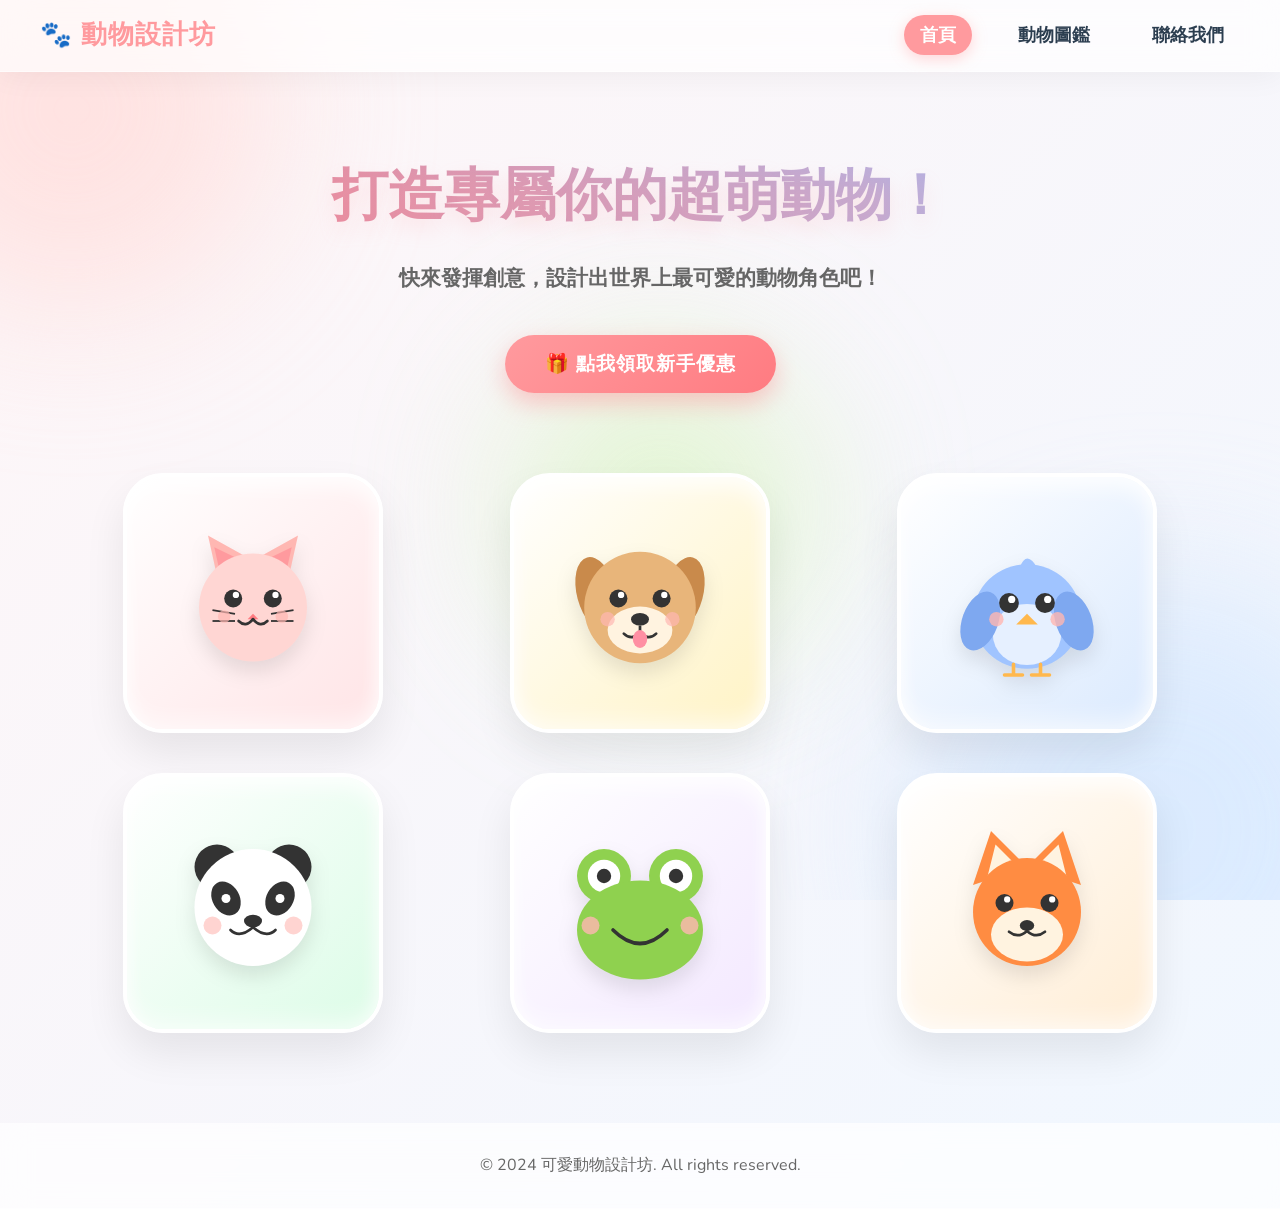
<file: index.html>
<!DOCTYPE html>
<html lang="zh-TW">
<head>
    <meta charset="UTF-8">
    <meta name="viewport" content="width=device-width, initial-scale=1.0">
    <title>可愛動物設計遊戲 - 首頁</title>
    <!-- 引入可愛的 Google 字體 -->
    <link rel="preconnect" href="https://fonts.googleapis.com">
    <link rel="preconnect" href="https://fonts.gstatic.com" crossorigin>
    <link href="https://fonts.googleapis.com/css2?family=Nunito:wght@400;700;900&family=Varela+Round&display=swap" rel="stylesheet">
    <link rel="stylesheet" href="style.css">
</head>
<body class="home-body">
    <!-- 背景漂浮裝飾光暈 -->
    <div class="bg-orbs">
        <div class="orb orb-1"></div>
        <div class="orb orb-2"></div>
        <div class="orb orb-3"></div>
    </div>

    <!-- 導覽列 (玻璃透視風格) -->
    <nav class="navbar glass-nav">
        <div class="logo">🐾 動物設計坊</div>
        <ul class="nav-links">
            <li><a href="index.html" class="active">首頁</a></li>
            <li><a href="products.html">動物圖鑑</a></li>
            <li><a href="contact.html">聯絡我們</a></li>
        </ul>
    </nav>

    <!-- 首頁主要內容 -->
    <header class="hero-full">
        <h1 class="gradient-text">打造專屬你的超萌動物！</h1>
        <p>快來發揮創意，設計出世界上最可愛的動物角色吧！</p>
        <button id="promoBtn" class="cta-btn pulse-animation">🎁 點我領取新手優惠</button>
    </header>

    <!-- 3D 動物畫廊 -->
    <section class="home-gallery">
        <div class="gallery-grid">
            <!-- 1. 貓咪 -->
            <div class="gallery-item float-delay-1">
                <div class="item-inner bg-pink">
                    <svg viewBox="0 0 200 200" class="gallery-svg">
                        <polygon points="60,70 50,25 95,50" fill="#ffb7b2"/>
                        <polygon points="140,70 150,25 105,50" fill="#ffb7b2"/>
                        <polygon points="63,65 57,38 88,53" fill="#ff9a9e"/>
                        <polygon points="137,65 143,38 112,53" fill="#ff9a9e"/>
                        <circle cx="100" cy="105" r="60" fill="#ffd6d3"/>
                        <circle cx="78" cy="95" r="10" fill="#333"/>
                        <circle cx="122" cy="95" r="10" fill="#333"/>
                        <circle cx="81" cy="91" r="3.5" fill="#fff"/>
                        <circle cx="125" cy="91" r="3.5" fill="#fff"/>
                        <polygon points="100,112 94,118 106,118" fill="#ff7b81"/>
                        <path d="M100 118 Q92 128 84 120" stroke="#333" stroke-width="3" fill="none" stroke-linecap="round"/>
                        <path d="M100 118 Q108 128 116 120" stroke="#333" stroke-width="3" fill="none" stroke-linecap="round"/>
                        <line x1="55" y1="108" x2="80" y2="112" stroke="#333" stroke-width="2"/>
                        <line x1="55" y1="120" x2="80" y2="120" stroke="#333" stroke-width="2"/>
                        <line x1="145" y1="108" x2="120" y2="112" stroke="#333" stroke-width="2"/>
                        <line x1="145" y1="120" x2="120" y2="120" stroke="#333" stroke-width="2"/>
                        <circle cx="68" cy="115" r="7" fill="#ffb7b2" opacity="0.7"/>
                        <circle cx="132" cy="115" r="7" fill="#ffb7b2" opacity="0.7"/>
                    </svg>
                </div>
            </div>

            <!-- 2. 狗狗 -->
            <div class="gallery-item float-delay-2">
                <div class="item-inner bg-yellow">
                    <svg viewBox="0 0 200 200" class="gallery-svg">
                        <ellipse cx="52" cy="90" rx="22" ry="42" fill="#c98a4b" transform="rotate(-15 52 90)"/>
                        <ellipse cx="148" cy="90" rx="22" ry="42" fill="#c98a4b" transform="rotate(15 148 90)"/>
                        <circle cx="100" cy="105" r="62" fill="#e8b57a"/>
                        <ellipse cx="100" cy="130" rx="36" ry="26" fill="#fff3e0"/>
                        <circle cx="76" cy="95" r="10" fill="#333"/>
                        <circle cx="124" cy="95" r="10" fill="#333"/>
                        <circle cx="79" cy="91" r="3.5" fill="#fff"/>
                        <circle cx="127" cy="91" r="3.5" fill="#fff"/>
                        <ellipse cx="100" cy="118" rx="10" ry="7" fill="#333"/>
                        <path d="M100 125 L100 134" stroke="#333" stroke-width="3"/>
                        <path d="M100 134 Q90 142 82 134" stroke="#333" stroke-width="3" fill="none" stroke-linecap="round"/>
                        <path d="M100 134 Q110 142 118 134" stroke="#333" stroke-width="3" fill="none" stroke-linecap="round"/>
                        <ellipse cx="100" cy="140" rx="8" ry="10" fill="#ff8fa3"/>
                        <circle cx="64" cy="118" r="8" fill="#ffb7b2" opacity="0.7"/>
                        <circle cx="136" cy="118" r="8" fill="#ffb7b2" opacity="0.7"/>
                    </svg>
                </div>
            </div>

            <!-- 3. 小鳥 -->
            <div class="gallery-item float-delay-3">
                <div class="item-inner bg-blue">
                    <svg viewBox="0 0 200 200" class="gallery-svg">
                        <ellipse cx="100" cy="115" rx="60" ry="58" fill="#a0c4ff"/>
                        <ellipse cx="100" cy="135" rx="38" ry="34" fill="#e6f0ff"/>
                        <ellipse cx="48" cy="120" rx="20" ry="34" fill="#7ea8f0" transform="rotate(20 48 120)"/>
                        <ellipse cx="152" cy="120" rx="20" ry="34" fill="#7ea8f0" transform="rotate(-20 152 120)"/>
                        <path d="M92 60 Q100 40 112 62" fill="#a0c4ff"/>
                        <circle cx="80" cy="100" r="11" fill="#333"/>
                        <circle cx="120" cy="100" r="11" fill="#333"/>
                        <circle cx="83" cy="96" r="4" fill="#fff"/>
                        <circle cx="123" cy="96" r="4" fill="#fff"/>
                        <polygon points="100,112 88,124 112,124" fill="#ffb84d"/>
                        <circle cx="66" cy="118" r="8" fill="#ffb7b2" opacity="0.8"/>
                        <circle cx="134" cy="118" r="8" fill="#ffb7b2" opacity="0.8"/>
                        <path d="M85 168 L85 180 M75 180 L95 180" stroke="#ffb84d" stroke-width="4" stroke-linecap="round"/>
                        <path d="M115 168 L115 180 M105 180 L125 180" stroke="#ffb84d" stroke-width="4" stroke-linecap="round"/>
                    </svg>
                </div>
            </div>

            <!-- 4. 熊貓 -->
            <div class="gallery-item float-delay-1">
                <div class="item-inner bg-green">
                    <svg viewBox="0 0 200 200" class="gallery-svg">
                        <circle cx="60" cy="60" r="25" fill="#333"/>
                        <circle cx="140" cy="60" r="25" fill="#333"/>
                        <circle cx="100" cy="105" r="65" fill="#fff"/>
                        <ellipse cx="70" cy="95" rx="15" ry="20" fill="#333" transform="rotate(-30 70 95)"/>
                        <ellipse cx="130" cy="95" rx="15" ry="20" fill="#333" transform="rotate(30 130 95)"/>
                        <circle cx="70" cy="95" r="5" fill="#fff"/>
                        <circle cx="130" cy="95" r="5" fill="#fff"/>
                        <ellipse cx="100" cy="120" rx="10" ry="7" fill="#333"/>
                        <path d="M100 127 Q85 140 75 130" stroke="#333" stroke-width="3" fill="none" stroke-linecap="round"/>
                        <path d="M100 127 Q115 140 125 130" stroke="#333" stroke-width="3" fill="none" stroke-linecap="round"/>
                        <circle cx="55" cy="125" r="10" fill="#ffb7b2" opacity="0.6"/>
                        <circle cx="145" cy="125" r="10" fill="#ffb7b2" opacity="0.6"/>
                    </svg>
                </div>
            </div>

            <!-- 5. 青蛙 -->
            <div class="gallery-item float-delay-2">
                <div class="item-inner bg-purple">
                    <svg viewBox="0 0 200 200" class="gallery-svg">
                        <circle cx="60" cy="70" r="30" fill="#8fd14f"/>
                        <circle cx="140" cy="70" r="30" fill="#8fd14f"/>
                        <circle cx="60" cy="70" r="18" fill="#fff"/>
                        <circle cx="140" cy="70" r="18" fill="#fff"/>
                        <circle cx="60" cy="70" r="8" fill="#333"/>
                        <circle cx="140" cy="70" r="8" fill="#333"/>
                        <ellipse cx="100" cy="130" rx="70" ry="55" fill="#8fd14f"/>
                        <path d="M70 130 Q100 160 130 130" stroke="#333" stroke-width="4" fill="none" stroke-linecap="round"/>
                        <circle cx="45" cy="125" r="10" fill="#ffb7b2" opacity="0.8"/>
                        <circle cx="155" cy="125" r="10" fill="#ffb7b2" opacity="0.8"/>
                    </svg>
                </div>
            </div>

            <!-- 6. 狐狸 -->
            <div class="gallery-item float-delay-3">
                <div class="item-inner bg-orange">
                    <svg viewBox="0 0 200 200" class="gallery-svg">
                        <polygon points="40,80 60,20 100,60" fill="#ff8c42"/>
                        <polygon points="160,80 140,20 100,60" fill="#ff8c42"/>
                        <polygon points="55,75 65,35 90,60" fill="#fff3e0"/>
                        <polygon points="145,75 135,35 110,60" fill="#fff3e0"/>
                        <circle cx="100" cy="110" r="60" fill="#ff8c42"/>
                        <ellipse cx="100" cy="135" rx="40" ry="30" fill="#fff3e0"/>
                        <circle cx="75" cy="100" r="10" fill="#333"/>
                        <circle cx="125" cy="100" r="10" fill="#333"/>
                        <circle cx="78" cy="96" r="3.5" fill="#fff"/>
                        <circle cx="128" cy="96" r="3.5" fill="#fff"/>
                        <ellipse cx="100" cy="125" rx="8" ry="6" fill="#333"/>
                        <path d="M100 131 Q90 140 80 132" stroke="#333" stroke-width="3" fill="none" stroke-linecap="round"/>
                        <path d="M100 131 Q110 140 120 132" stroke="#333" stroke-width="3" fill="none" stroke-linecap="round"/>
                    </svg>
                </div>
            </div>
        </div>
    </section>

    <!-- 彈窗 -->
    <div id="promoModal" class="modal">
        <div class="modal-content glass-nav">
            <span class="close-btn">&times;</span>
            <h2>🎉 歡迎加入！</h2>
            <p>使用優惠碼 <strong>CUTE2024</strong>，即可解鎖隱藏版「彩虹獨角獸」配件！</p>
            <button class="modal-ok-btn">太棒了！</button>
        </div>
    </div>

    <footer class="glass-nav">
        <p>&copy; 2024 可愛動物設計坊. All rights reserved.</p>
    </footer>

    <script src="script.js"></script>
</body>
</html>
</file>
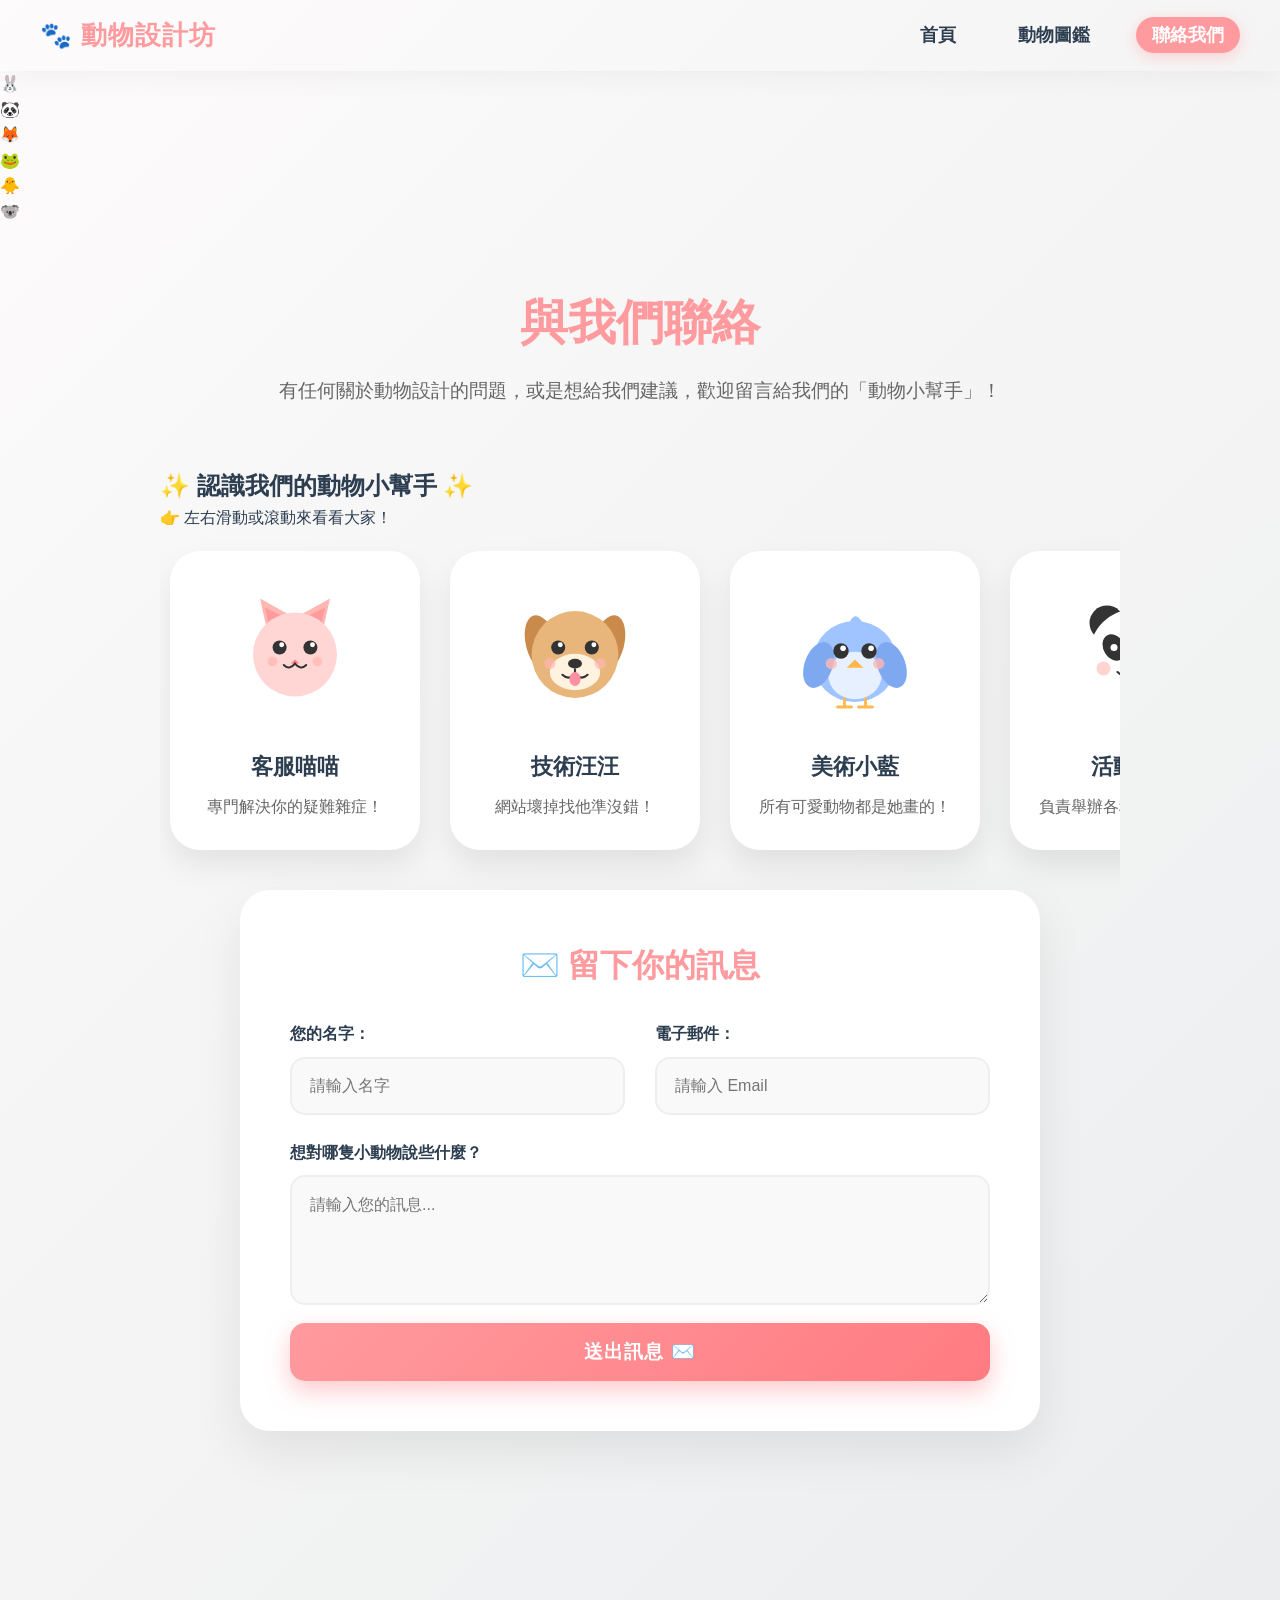
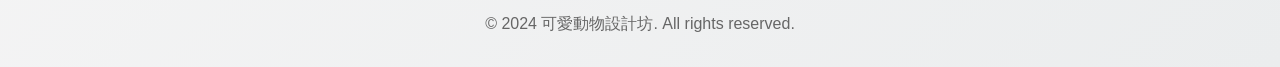
<file: contact.html>
<!DOCTYPE html>
<html lang="zh-TW">
<head>
    <meta charset="UTF-8">
    <meta name="viewport" content="width=device-width, initial-scale=1.0">
    <title>可愛動物設計遊戲 - 聯絡我們</title>
    <link rel="stylesheet" href="style.css">
</head>
<body class="contact-body">
    <!-- 導覽列 -->
    <nav class="navbar">
        <div class="logo">🐾 動物設計坊</div>
        <ul class="nav-links">
            <li><a href="index.html">首頁</a></li>
            <li><a href="products.html">動物圖鑑</a></li>
            <li><a href="contact.html" class="active">聯絡我們</a></li>
        </ul>
    </nav>

    <!-- 背景漂浮動物裝飾 -->
    <div class="floating-bg">
        <div class="float-animal float-1">🐰</div>
        <div class="float-animal float-2">🐼</div>
        <div class="float-animal float-3">🦊</div>
        <div class="float-animal float-4">🐸</div>
        <div class="float-animal float-5">🐥</div>
        <div class="float-animal float-6">🐨</div>
    </div>

    <!-- 聯絡我們主要內容 -->
    <main class="contact-page">
        <div class="contact-header">
            <h1>與我們聯絡</h1>
            <p>有任何關於動物設計的問題，或是想給我們建議，歡迎留言給我們的「動物小幫手」！</p>
        </div>

        <!-- 互動功能：捲動畫廊看小幫手 -->
        <section class="helpers-section">
            <h2>✨ 認識我們的動物小幫手 ✨</h2>
            <p class="scroll-hint">👉 左右滑動或滾動來看看大家！</p>
            
            <div class="helpers-gallery">
                <!-- 小幫手 1 -->
                <div class="helper-card bg-pink">
                    <svg viewBox="0 0 200 200" class="helper-svg">
                        <polygon points="60,70 50,25 95,50" fill="#ffb7b2"/>
                        <polygon points="140,70 150,25 105,50" fill="#ffb7b2"/>
                        <polygon points="63,65 57,38 88,53" fill="#ff9a9e"/>
                        <polygon points="137,65 143,38 112,53" fill="#ff9a9e"/>
                        <circle cx="100" cy="105" r="60" fill="#ffd6d3"/>
                        <circle cx="78" cy="95" r="10" fill="#333"/>
                        <circle cx="122" cy="95" r="10" fill="#333"/>
                        <circle cx="81" cy="91" r="3.5" fill="#fff"/>
                        <circle cx="125" cy="91" r="3.5" fill="#fff"/>
                        <polygon points="100,112 94,118 106,118" fill="#ff7b81"/>
                        <path d="M100 118 Q92 128 84 120" stroke="#333" stroke-width="3" fill="none" stroke-linecap="round"/>
                        <path d="M100 118 Q108 128 116 120" stroke="#333" stroke-width="3" fill="none" stroke-linecap="round"/>
                        <circle cx="68" cy="115" r="7" fill="#ffb7b2" opacity="0.7"/>
                        <circle cx="132" cy="115" r="7" fill="#ffb7b2" opacity="0.7"/>
                    </svg>
                    <h3>客服喵喵</h3>
                    <p>專門解決你的疑難雜症！</p>
                </div>

                <!-- 小幫手 2 -->
                <div class="helper-card bg-yellow">
                    <svg viewBox="0 0 200 200" class="helper-svg">
                        <ellipse cx="52" cy="90" rx="22" ry="42" fill="#c98a4b" transform="rotate(-15 52 90)"/>
                        <ellipse cx="148" cy="90" rx="22" ry="42" fill="#c98a4b" transform="rotate(15 148 90)"/>
                        <circle cx="100" cy="105" r="62" fill="#e8b57a"/>
                        <ellipse cx="100" cy="130" rx="36" ry="26" fill="#fff3e0"/>
                        <circle cx="76" cy="95" r="10" fill="#333"/>
                        <circle cx="124" cy="95" r="10" fill="#333"/>
                        <circle cx="79" cy="91" r="3.5" fill="#fff"/>
                        <circle cx="127" cy="91" r="3.5" fill="#fff"/>
                        <ellipse cx="100" cy="118" rx="10" ry="7" fill="#333"/>
                        <path d="M100 125 L100 134" stroke="#333" stroke-width="3"/>
                        <path d="M100 134 Q90 142 82 134" stroke="#333" stroke-width="3" fill="none" stroke-linecap="round"/>
                        <path d="M100 134 Q110 142 118 134" stroke="#333" stroke-width="3" fill="none" stroke-linecap="round"/>
                        <ellipse cx="100" cy="140" rx="8" ry="10" fill="#ff8fa3"/>
                        <circle cx="64" cy="118" r="8" fill="#ffb7b2" opacity="0.7"/>
                        <circle cx="136" cy="118" r="8" fill="#ffb7b2" opacity="0.7"/>
                    </svg>
                    <h3>技術汪汪</h3>
                    <p>網站壞掉找他準沒錯！</p>
                </div>

                <!-- 小幫手 3 -->
                <div class="helper-card bg-blue">
                    <svg viewBox="0 0 200 200" class="helper-svg">
                        <ellipse cx="100" cy="115" rx="60" ry="58" fill="#a0c4ff"/>
                        <ellipse cx="100" cy="135" rx="38" ry="34" fill="#e6f0ff"/>
                        <ellipse cx="48" cy="120" rx="20" ry="34" fill="#7ea8f0" transform="rotate(20 48 120)"/>
                        <ellipse cx="152" cy="120" rx="20" ry="34" fill="#7ea8f0" transform="rotate(-20 152 120)"/>
                        <path d="M92 60 Q100 40 112 62" fill="#a0c4ff"/>
                        <circle cx="80" cy="100" r="11" fill="#333"/>
                        <circle cx="120" cy="100" r="11" fill="#333"/>
                        <circle cx="83" cy="96" r="4" fill="#fff"/>
                        <circle cx="123" cy="96" r="4" fill="#fff"/>
                        <polygon points="100,112 88,124 112,124" fill="#ffb84d"/>
                        <circle cx="66" cy="118" r="8" fill="#ffb7b2" opacity="0.8"/>
                        <circle cx="134" cy="118" r="8" fill="#ffb7b2" opacity="0.8"/>
                        <path d="M85 168 L85 180 M75 180 L95 180" stroke="#ffb84d" stroke-width="4" stroke-linecap="round"/>
                        <path d="M115 168 L115 180 M105 180 L125 180" stroke="#ffb84d" stroke-width="4" stroke-linecap="round"/>
                    </svg>
                    <h3>美術小藍</h3>
                    <p>所有可愛動物都是她畫的！</p>
                </div>

                <!-- 小幫手 4 -->
                <div class="helper-card bg-green">
                    <svg viewBox="0 0 200 200" class="helper-svg">
                        <circle cx="60" cy="60" r="25" fill="#333"/>
                        <circle cx="140" cy="60" r="25" fill="#333"/>
                        <circle cx="100" cy="105" r="65" fill="#fff"/>
                        <ellipse cx="70" cy="95" rx="15" ry="20" fill="#333" transform="rotate(-30 70 95)"/>
                        <ellipse cx="130" cy="95" rx="15" ry="20" fill="#333" transform="rotate(30 130 95)"/>
                        <circle cx="70" cy="95" r="5" fill="#fff"/>
                        <circle cx="130" cy="95" r="5" fill="#fff"/>
                        <ellipse cx="100" cy="120" rx="10" ry="7" fill="#333"/>
                        <path d="M100 127 Q85 140 75 130" stroke="#333" stroke-width="3" fill="none" stroke-linecap="round"/>
                        <path d="M100 127 Q115 140 125 130" stroke="#333" stroke-width="3" fill="none" stroke-linecap="round"/>
                        <circle cx="55" cy="125" r="10" fill="#ffb7b2" opacity="0.6"/>
                        <circle cx="145" cy="125" r="10" fill="#ffb7b2" opacity="0.6"/>
                    </svg>
                    <h3>活動熊貓</h3>
                    <p>負責舉辦各種有趣的活動！</p>
                </div>

                <!-- 小幫手 5 -->
                <div class="helper-card bg-purple">
                    <svg viewBox="0 0 200 200" class="helper-svg">
                        <circle cx="60" cy="70" r="30" fill="#8fd14f"/>
                        <circle cx="140" cy="70" r="30" fill="#8fd14f"/>
                        <circle cx="60" cy="70" r="18" fill="#fff"/>
                        <circle cx="140" cy="70" r="18" fill="#fff"/>
                        <circle cx="60" cy="70" r="8" fill="#333"/>
                        <circle cx="140" cy="70" r="8" fill="#333"/>
                        <ellipse cx="100" cy="130" rx="70" ry="55" fill="#8fd14f"/>
                        <path d="M70 130 Q100 160 130 130" stroke="#333" stroke-width="4" fill="none" stroke-linecap="round"/>
                        <circle cx="45" cy="125" r="10" fill="#ffb7b2" opacity="0.8"/>
                        <circle cx="155" cy="125" r="10" fill="#ffb7b2" opacity="0.8"/>
                    </svg>
                    <h3>公關青蛙</h3>
                    <p>最喜歡和大家聊天交朋友！</p>
                </div>

                <!-- 小幫手 6 -->
                <div class="helper-card bg-orange">
                    <svg viewBox="0 0 200 200" class="helper-svg">
                        <polygon points="40,80 60,20 100,60" fill="#ff8c42"/>
                        <polygon points="160,80 140,20 100,60" fill="#ff8c42"/>
                        <polygon points="55,75 65,35 90,60" fill="#fff3e0"/>
                        <polygon points="145,75 135,35 110,60" fill="#fff3e0"/>
                        <circle cx="100" cy="110" r="60" fill="#ff8c42"/>
                        <ellipse cx="100" cy="135" rx="40" ry="30" fill="#fff3e0"/>
                        <circle cx="75" cy="100" r="10" fill="#333"/>
                        <circle cx="125" cy="100" r="10" fill="#333"/>
                        <circle cx="78" cy="96" r="3.5" fill="#fff"/>
                        <circle cx="128" cy="96" r="3.5" fill="#fff"/>
                        <ellipse cx="100" cy="125" rx="8" ry="6" fill="#333"/>
                        <path d="M100 131 Q90 140 80 132" stroke="#333" stroke-width="3" fill="none" stroke-linecap="round"/>
                        <path d="M100 131 Q110 140 120 132" stroke="#333" stroke-width="3" fill="none" stroke-linecap="round"/>
                    </svg>
                    <h3>行銷狐狸</h3>
                    <p>把可愛動物推廣給全世界！</p>
                </div>
            </div>
        </section>

        <!-- 留言表單 -->
        <div class="contact-form-wrapper">
            <h2>✉️ 留下你的訊息</h2>
            <form class="contact-form" onsubmit="event.preventDefault(); alert('感謝您的留言！我們的動物小幫手會盡快回覆您 🐾');">
                <div class="form-row">
                    <div class="form-group">
                        <label for="name">您的名字：</label>
                        <input type="text" id="name" required placeholder="請輸入名字">
                    </div>
                    <div class="form-group">
                        <label for="email">電子郵件：</label>
                        <input type="email" id="email" required placeholder="請輸入 Email">
                    </div>
                </div>
                <div class="form-group">
                    <label for="message">想對哪隻小動物說些什麼？</label>
                    <textarea id="message" rows="5" required placeholder="請輸入您的訊息..."></textarea>
                </div>
                <button type="submit" class="cta-btn">送出訊息 ✉️</button>
            </form>
        </div>
    </main>

    <footer>
        <p>&copy; 2024 可愛動物設計坊. All rights reserved.</p>
    </footer>

    <script src="script.js"></script>
</body>
</html>
</file>
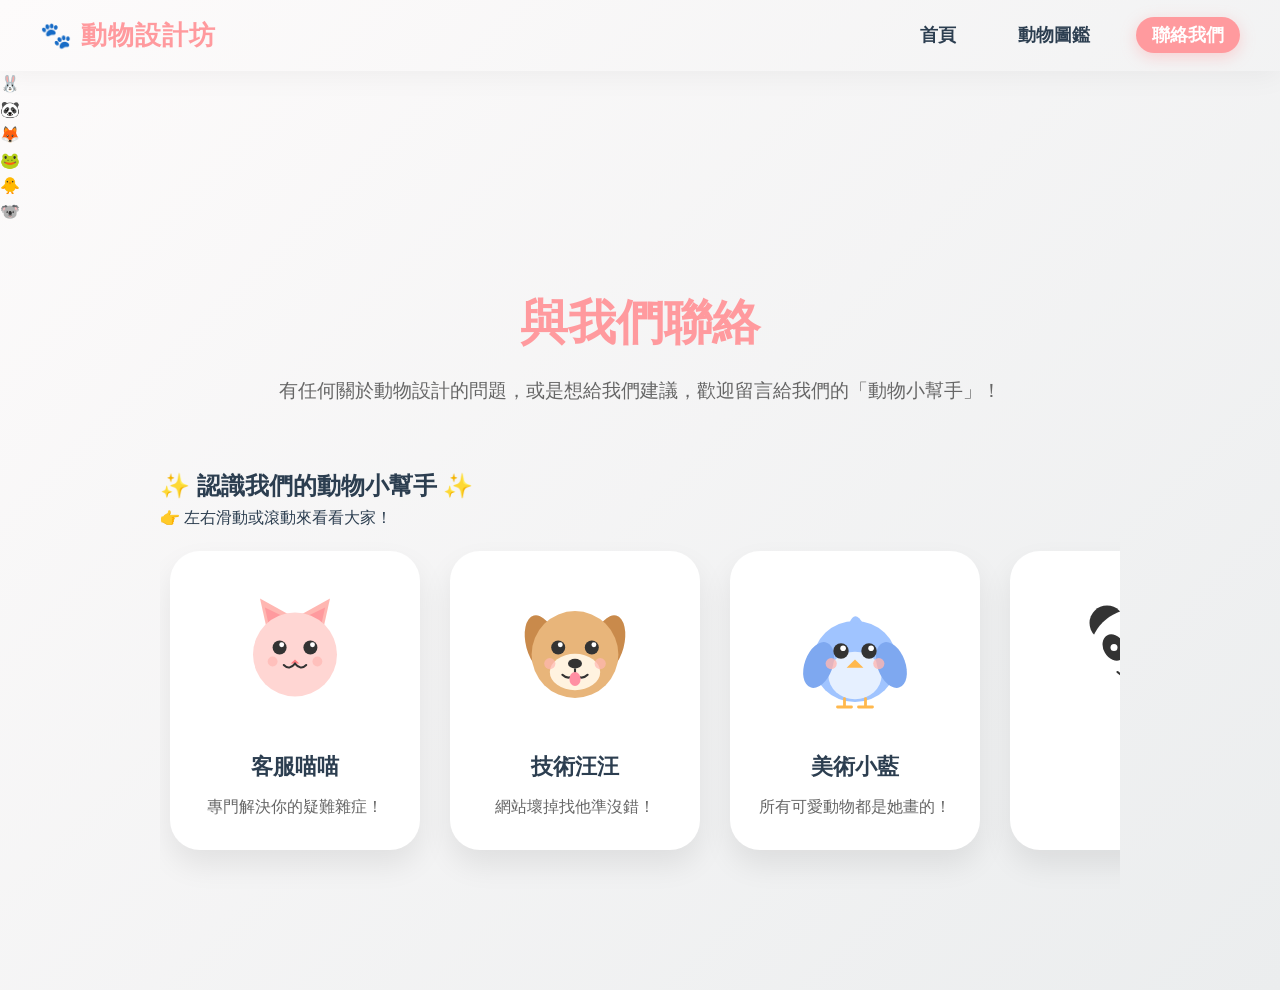
<file: contact.html.html>
<!DOCTYPE html>
<html lang="zh-TW">
<head>
    <meta charset="UTF-8">
    <meta name="viewport" content="width=device-width, initial-scale=1.0">
    <title>可愛動物設計遊戲 - 聯絡我們</title>
    <link rel="stylesheet" href="style.css">
</head>
<body class="contact-body">
    <!-- 導覽列 -->
    <nav class="navbar">
        <div class="logo">🐾 動物設計坊</div>
        <ul class="nav-links">
            <li><a href="index.html">首頁</a></li>
            <li><a href="products.html">動物圖鑑</a></li>
            <li><a href="contact.html" class="active">聯絡我們</a></li>
        </ul>
    </nav>

    <!-- 背景漂浮動物裝飾 -->
    <div class="floating-bg">
        <div class="float-animal float-1">🐰</div>
        <div class="float-animal float-2">🐼</div>
        <div class="float-animal float-3">🦊</div>
        <div class="float-animal float-4">🐸</div>
        <div class="float-animal float-5">🐥</div>
        <div class="float-animal float-6">🐨</div>
    </div>

    <!-- 聯絡我們主要內容 -->
    <main class="contact-page">
        <div class="contact-header">
            <h1>與我們聯絡</h1>
            <p>有任何關於動物設計的問題，或是想給我們建議，歡迎留言給我們的「動物小幫手」！</p>
        </div>

        <!-- 互動功能：捲動畫廊看小幫手 -->
        <section class="helpers-section">
            <h2>✨ 認識我們的動物小幫手 ✨</h2>
            <p class="scroll-hint">👉 左右滑動或滾動來看看大家！</p>
            
            <div class="helpers-gallery">
                <!-- 小幫手 1 -->
                <div class="helper-card bg-pink">
                    <svg viewBox="0 0 200 200" class="helper-svg">
                        <polygon points="60,70 50,25 95,50" fill="#ffb7b2"/>
                        <polygon points="140,70 150,25 105,50" fill="#ffb7b2"/>
                        <polygon points="63,65 57,38 88,53" fill="#ff9a9e"/>
                        <polygon points="137,65 143,38 112,53" fill="#ff9a9e"/>
                        <circle cx="100" cy="105" r="60" fill="#ffd6d3"/>
                        <circle cx="78" cy="95" r="10" fill="#333"/>
                        <circle cx="122" cy="95" r="10" fill="#333"/>
                        <circle cx="81" cy="91" r="3.5" fill="#fff"/>
                        <circle cx="125" cy="91" r="3.5" fill="#fff"/>
                        <polygon points="100,112 94,118 106,118" fill="#ff7b81"/>
                        <path d="M100 118 Q92 128 84 120" stroke="#333" stroke-width="3" fill="none" stroke-linecap="round"/>
                        <path d="M100 118 Q108 128 116 120" stroke="#333" stroke-width="3" fill="none" stroke-linecap="round"/>
                        <circle cx="68" cy="115" r="7" fill="#ffb7b2" opacity="0.7"/>
                        <circle cx="132" cy="115" r="7" fill="#ffb7b2" opacity="0.7"/>
                    </svg>
                    <h3>客服喵喵</h3>
                    <p>專門解決你的疑難雜症！</p>
                </div>

                <!-- 小幫手 2 -->
                <div class="helper-card bg-yellow">
                    <svg viewBox="0 0 200 200" class="helper-svg">
                        <ellipse cx="52" cy="90" rx="22" ry="42" fill="#c98a4b" transform="rotate(-15 52 90)"/>
                        <ellipse cx="148" cy="90" rx="22" ry="42" fill="#c98a4b" transform="rotate(15 148 90)"/>
                        <circle cx="100" cy="105" r="62" fill="#e8b57a"/>
                        <ellipse cx="100" cy="130" rx="36" ry="26" fill="#fff3e0"/>
                        <circle cx="76" cy="95" r="10" fill="#333"/>
                        <circle cx="124" cy="95" r="10" fill="#333"/>
                        <circle cx="79" cy="91" r="3.5" fill="#fff"/>
                        <circle cx="127" cy="91" r="3.5" fill="#fff"/>
                        <ellipse cx="100" cy="118" rx="10" ry="7" fill="#333"/>
                        <path d="M100 125 L100 134" stroke="#333" stroke-width="3"/>
                        <path d="M100 134 Q90 142 82 134" stroke="#333" stroke-width="3" fill="none" stroke-linecap="round"/>
                        <path d="M100 134 Q110 142 118 134" stroke="#333" stroke-width="3" fill="none" stroke-linecap="round"/>
                        <ellipse cx="100" cy="140" rx="8" ry="10" fill="#ff8fa3"/>
                        <circle cx="64" cy="118" r="8" fill="#ffb7b2" opacity="0.7"/>
                        <circle cx="136" cy="118" r="8" fill="#ffb7b2" opacity="0.7"/>
                    </svg>
                    <h3>技術汪汪</h3>
                    <p>網站壞掉找他準沒錯！</p>
                </div>

                <!-- 小幫手 3 -->
                <div class="helper-card bg-blue">
                    <svg viewBox="0 0 200 200" class="helper-svg">
                        <ellipse cx="100" cy="115" rx="60" ry="58" fill="#a0c4ff"/>
                        <ellipse cx="100" cy="135" rx="38" ry="34" fill="#e6f0ff"/>
                        <ellipse cx="48" cy="120" rx="20" ry="34" fill="#7ea8f0" transform="rotate(20 48 120)"/>
                        <ellipse cx="152" cy="120" rx="20" ry="34" fill="#7ea8f0" transform="rotate(-20 152 120)"/>
                        <path d="M92 60 Q100 40 112 62" fill="#a0c4ff"/>
                        <circle cx="80" cy="100" r="11" fill="#333"/>
                        <circle cx="120" cy="100" r="11" fill="#333"/>
                        <circle cx="83" cy="96" r="4" fill="#fff"/>
                        <circle cx="123" cy="96" r="4" fill="#fff"/>
                        <polygon points="100,112 88,124 112,124" fill="#ffb84d"/>
                        <circle cx="66" cy="118" r="8" fill="#ffb7b2" opacity="0.8"/>
                        <circle cx="134" cy="118" r="8" fill="#ffb7b2" opacity="0.8"/>
                        <path d="M85 168 L85 180 M75 180 L95 180" stroke="#ffb84d" stroke-width="4" stroke-linecap="round"/>
                        <path d="M115 168 L115 180 M105 180 L125 180" stroke="#ffb84d" stroke-width="4" stroke-linecap="round"/>
                    </svg>
                    <h3>美術小藍</h3>
                    <p>所有可愛動物都是她畫的！</p>
                </div>

                <!-- 小幫手 4 -->
                <div class="helper-card bg-green">
                    <svg viewBox="0 0 200 200" class="helper-svg">
                        <circle cx="60" cy="60" r="25" fill="#333"/>
                        <circle cx="140" cy="60" r="25" fill="#333"/>
                        <circle cx="100" cy="105" r="65" fill="#fff"/>
                        <ellipse cx="70" cy="95" rx="15" ry="20" fill="#333" transform="rotate(-30 70 95)"/>
                        <ellipse cx="130" cy="95" rx="15" ry="20" fill="#333" transform="rotate(30 130 95)"/>
                        <circle cx="70" cy="95" r="5" fill="#fff"/>
                        <circle cx="130" cy="95" r="5" fill="#fff"/>
                        <ellipse cx="100" cy="120" rx="10" ry="7" fill="#333"/>
                        <path d="M100 127 Q85 140 75 130" stroke="#333" stroke-width="3" fill="none" stroke-linecap="round"/>
                        <path d="M100
</file>
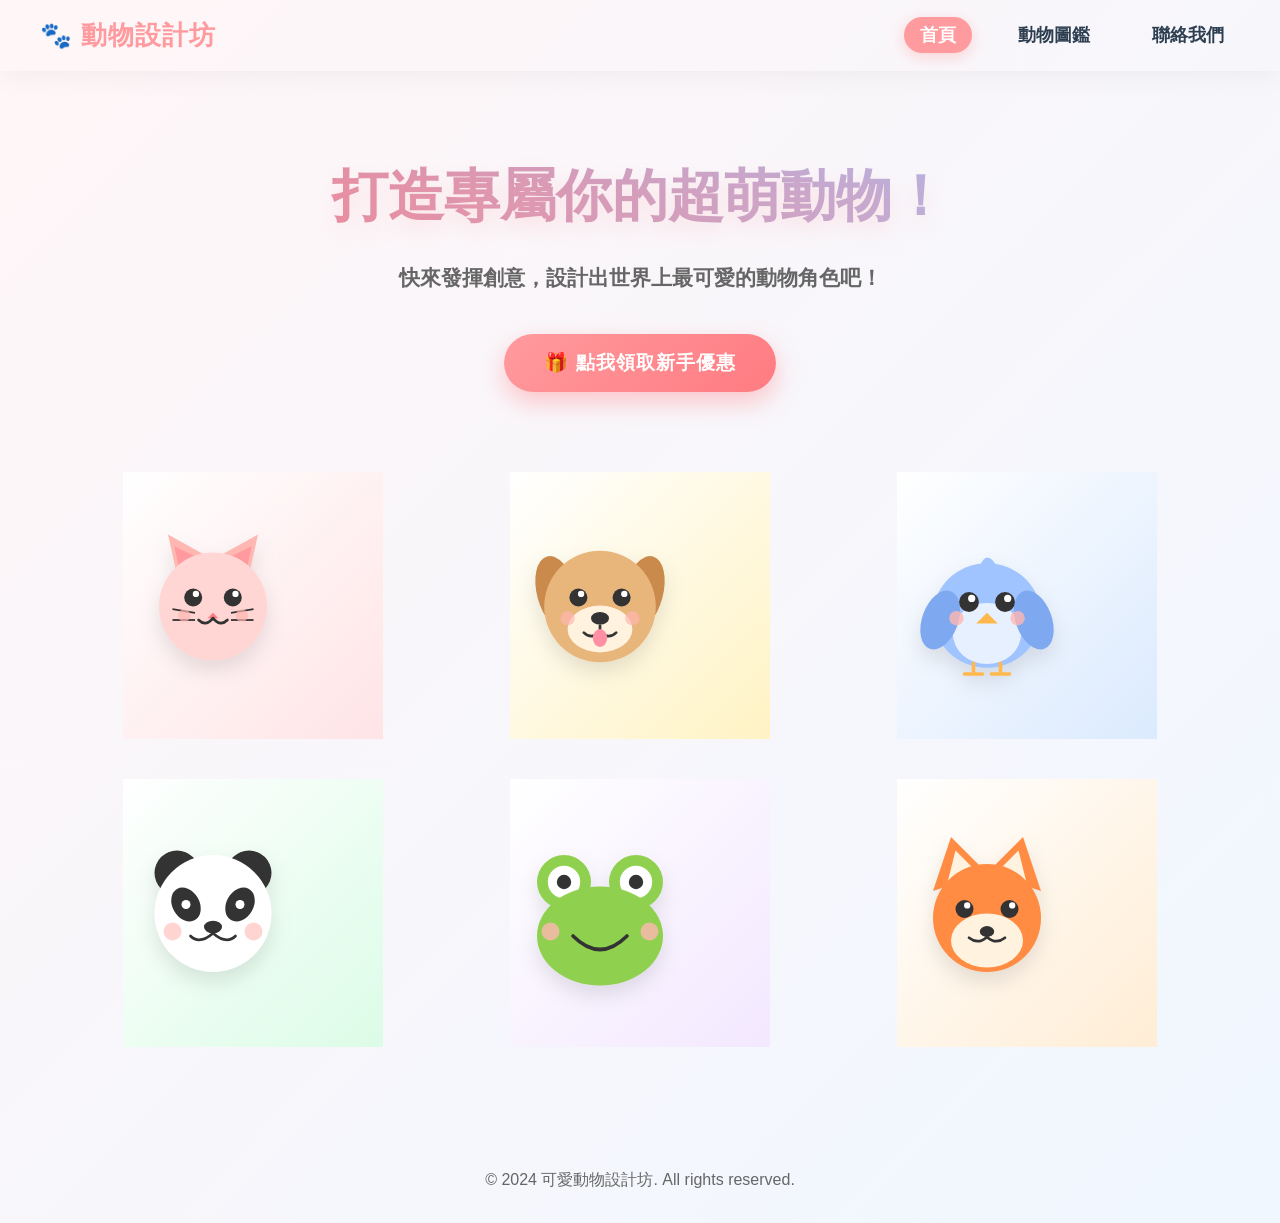
<file: index.html.html>
<!DOCTYPE html>
<html lang="zh-TW">
<head>
    <meta charset="UTF-8">
    <meta name="viewport" content="width=device-width, initial-scale=1.0">
    <title>可愛動物設計遊戲 - 首頁</title>
    <link rel="stylesheet" href="style.css">
</head>
<body class="home-body">
    <!-- 導覽列 -->
    <nav class="navbar">
        <div class="logo">🐾 動物設計坊</div>
        <ul class="nav-links">
            <li><a href="index.html" class="active">首頁</a></li>
            <li><a href="products.html">動物圖鑑</a></li>
            <li><a href="contact.html">聯絡我們</a></li>
        </ul>
    </nav>

    <!-- 首頁主要內容：全版動物圖片牆 -->
    <header class="hero-full">
        <h1>打造專屬你的超萌動物！</h1>
        <p>快來發揮創意，設計出世界上最可愛的動物角色吧！</p>
        
        <!-- 互動功能：彈出優惠訊息 -->
        <button id="promoBtn" class="cta-btn pulse-animation">🎁 點我領取新手優惠</button>
    </header>

    <!-- 彩色動物畫廊 -->
    <section class="home-gallery">
        <div class="gallery-grid">
            <!-- 1. 貓咪 -->
            <div class="gallery-item bg-pink">
                <svg viewBox="0 0 200 200" class="gallery-svg">
                    <polygon points="60,70 50,25 95,50" fill="#ffb7b2"/>
                    <polygon points="140,70 150,25 105,50" fill="#ffb7b2"/>
                    <polygon points="63,65 57,38 88,53" fill="#ff9a9e"/>
                    <polygon points="137,65 143,38 112,53" fill="#ff9a9e"/>
                    <circle cx="100" cy="105" r="60" fill="#ffd6d3"/>
                    <circle cx="78" cy="95" r="10" fill="#333"/>
                    <circle cx="122" cy="95" r="10" fill="#333"/>
                    <circle cx="81" cy="91" r="3.5" fill="#fff"/>
                    <circle cx="125" cy="91" r="3.5" fill="#fff"/>
                    <polygon points="100,112 94,118 106,118" fill="#ff7b81"/>
                    <path d="M100 118 Q92 128 84 120" stroke="#333" stroke-width="3" fill="none" stroke-linecap="round"/>
                    <path d="M100 118 Q108 128 116 120" stroke="#333" stroke-width="3" fill="none" stroke-linecap="round"/>
                    <line x1="55" y1="108" x2="80" y2="112" stroke="#333" stroke-width="2"/>
                    <line x1="55" y1="120" x2="80" y2="120" stroke="#333" stroke-width="2"/>
                    <line x1="145" y1="108" x2="120" y2="112" stroke="#333" stroke-width="2"/>
                    <line x1="145" y1="120" x2="120" y2="120" stroke="#333" stroke-width="2"/>
                    <circle cx="68" cy="115" r="7" fill="#ffb7b2" opacity="0.7"/>
                    <circle cx="132" cy="115" r="7" fill="#ffb7b2" opacity="0.7"/>
                </svg>
            </div>

            <!-- 2. 狗狗 -->
            <div class="gallery-item bg-yellow">
                <svg viewBox="0 0 200 200" class="gallery-svg">
                    <ellipse cx="52" cy="90" rx="22" ry="42" fill="#c98a4b" transform="rotate(-15 52 90)"/>
                    <ellipse cx="148" cy="90" rx="22" ry="42" fill="#c98a4b" transform="rotate(15 148 90)"/>
                    <circle cx="100" cy="105" r="62" fill="#e8b57a"/>
                    <ellipse cx="100" cy="130" rx="36" ry="26" fill="#fff3e0"/>
                    <circle cx="76" cy="95" r="10" fill="#333"/>
                    <circle cx="124" cy="95" r="10" fill="#333"/>
                    <circle cx="79" cy="91" r="3.5" fill="#fff"/>
                    <circle cx="127" cy="91" r="3.5" fill="#fff"/>
                    <ellipse cx="100" cy="118" rx="10" ry="7" fill="#333"/>
                    <path d="M100 125 L100 134" stroke="#333" stroke-width="3"/>
                    <path d="M100 134 Q90 142 82 134" stroke="#333" stroke-width="3" fill="none" stroke-linecap="round"/>
                    <path d="M100 134 Q110 142 118 134" stroke="#333" stroke-width="3" fill="none" stroke-linecap="round"/>
                    <ellipse cx="100" cy="140" rx="8" ry="10" fill="#ff8fa3"/>
                    <circle cx="64" cy="118" r="8" fill="#ffb7b2" opacity="0.7"/>
                    <circle cx="136" cy="118" r="8" fill="#ffb7b2" opacity="0.7"/>
                </svg>
            </div>

            <!-- 3. 小鳥 -->
            <div class="gallery-item bg-blue">
                <svg viewBox="0 0 200 200" class="gallery-svg">
                    <ellipse cx="100" cy="115" rx="60" ry="58" fill="#a0c4ff"/>
                    <ellipse cx="100" cy="135" rx="38" ry="34" fill="#e6f0ff"/>
                    <ellipse cx="48" cy="120" rx="20" ry="34" fill="#7ea8f0" transform="rotate(20 48 120)"/>
                    <ellipse cx="152" cy="120" rx="20" ry="34" fill="#7ea8f0" transform="rotate(-20 152 120)"/>
                    <path d="M92 60 Q100 40 112 62" fill="#a0c4ff"/>
                    <circle cx="80" cy="100" r="11" fill="#333"/>
                    <circle cx="120" cy="100" r="11" fill="#333"/>
                    <circle cx="83" cy="96" r="4" fill="#fff"/>
                    <circle cx="123" cy="96" r="4" fill="#fff"/>
                    <polygon points="100,112 88,124 112,124" fill="#ffb84d"/>
                    <circle cx="66" cy="118" r="8" fill="#ffb7b2" opacity="0.8"/>
                    <circle cx="134" cy="118" r="8" fill="#ffb7b2" opacity="0.8"/>
                    <path d="M85 168 L85 180 M75 180 L95 180" stroke="#ffb84d" stroke-width="4" stroke-linecap="round"/>
                    <path d="M115 168 L115 180 M105 180 L125 180" stroke="#ffb84d" stroke-width="4" stroke-linecap="round"/>
                </svg>
            </div>

            <!-- 4. 熊貓 -->
            <div class="gallery-item bg-green">
                <svg viewBox="0 0 200 200" class="gallery-svg">
                    <circle cx="60" cy="60" r="25" fill="#333"/>
                    <circle cx="140" cy="60" r="25" fill="#333"/>
                    <circle cx="100" cy="105" r="65" fill="#fff"/>
                    <ellipse cx="70" cy="95" rx="15" ry="20" fill="#333" transform="rotate(-30 70 95)"/>
                    <ellipse cx="130" cy="95" rx="15" ry="20" fill="#333" transform="rotate(30 130 95)"/>
                    <circle cx="70" cy="95" r="5" fill="#fff"/>
                    <circle cx="130" cy="95" r="5" fill="#fff"/>
                    <ellipse cx="100" cy="120" rx="10" ry="7" fill="#333"/>
                    <path d="M100 127 Q85 140 75 130" stroke="#333" stroke-width="3" fill="none" stroke-linecap="round"/>
                    <path d="M100 127 Q115 140 125 130" stroke="#333" stroke-width="3" fill="none" stroke-linecap="round"/>
                    <circle cx="55" cy="125" r="10" fill="#ffb7b2" opacity="0.6"/>
                    <circle cx="145" cy="125" r="10" fill="#ffb7b2" opacity="0.6"/>
                </svg>
            </div>

            <!-- 5. 青蛙 -->
            <div class="gallery-item bg-purple">
                <svg viewBox="0 0 200 200" class="gallery-svg">
                    <circle cx="60" cy="70" r="30" fill="#8fd14f"/>
                    <circle cx="140" cy="70" r="30" fill="#8fd14f"/>
                    <circle cx="60" cy="70" r="18" fill="#fff"/>
                    <circle cx="140" cy="70" r="18" fill="#fff"/>
                    <circle cx="60" cy="70" r="8" fill="#333"/>
                    <circle cx="140" cy="70" r="8" fill="#333"/>
                    <ellipse cx="100" cy="130" rx="70" ry="55" fill="#8fd14f"/>
                    <path d="M70 130 Q100 160 130 130" stroke="#333" stroke-width="4" fill="none" stroke-linecap="round"/>
                    <circle cx="45" cy="125" r="10" fill="#ffb7b2" opacity="0.8"/>
                    <circle cx="155" cy="125" r="10" fill="#ffb7b2" opacity="0.8"/>
                </svg>
            </div>

            <!-- 6. 狐狸 -->
            <div class="gallery-item bg-orange">
                <svg viewBox="0 0 200 200" class="gallery-svg">
                    <polygon points="40,80 60,20 100,60" fill="#ff8c42"/>
                    <polygon points="160,80 140,20 100,60" fill="#ff8c42"/>
                    <polygon points="55,75 65,35 90,60" fill="#fff3e0"/>
                    <polygon points="145,75 135,35 110,60" fill="#fff3e0"/>
                    <circle cx="100" cy="110" r="60" fill="#ff8c42"/>
                    <ellipse cx="100" cy="135" rx="40" ry="30" fill="#fff3e0"/>
                    <circle cx="75" cy="100" r="10" fill="#333"/>
                    <circle cx="125" cy="100" r="10" fill="#333"/>
                    <circle cx="78" cy="96" r="3.5" fill="#fff"/>
                    <circle cx="128" cy="96" r="3.5" fill="#fff"/>
                    <ellipse cx="100" cy="125" rx="8" ry="6" fill="#333"/>
                    <path d="M100 131 Q90 140 80 132" stroke="#333" stroke-width="3" fill="none" stroke-linecap="round"/>
                    <path d="M100 131 Q110 140 120 132" stroke="#333" stroke-width="3" fill="none" stroke-linecap="round"/>
                </svg>
            </div>
        </div>
    </section>

    <!-- 優惠彈窗 (預設隱藏) -->
    <div id="promoModal" class="modal">
        <div class="modal-content">
            <span class="close-btn">&times;</span>
            <h2>🎉 歡迎加入！</h2>
            <p>使用優惠碼 <strong>CUTE2024</strong>，即可解鎖隱藏版「彩虹獨角獸」配件！</p>
            <button class="modal-ok-btn">太棒了！</button>
        </div>
    </div>

    <footer>
        <p>&copy; 2024 可愛動物設計坊. All rights reserved.</p>
    </footer>

    <script src="script.js"></script>
</body>
</html>
</file>
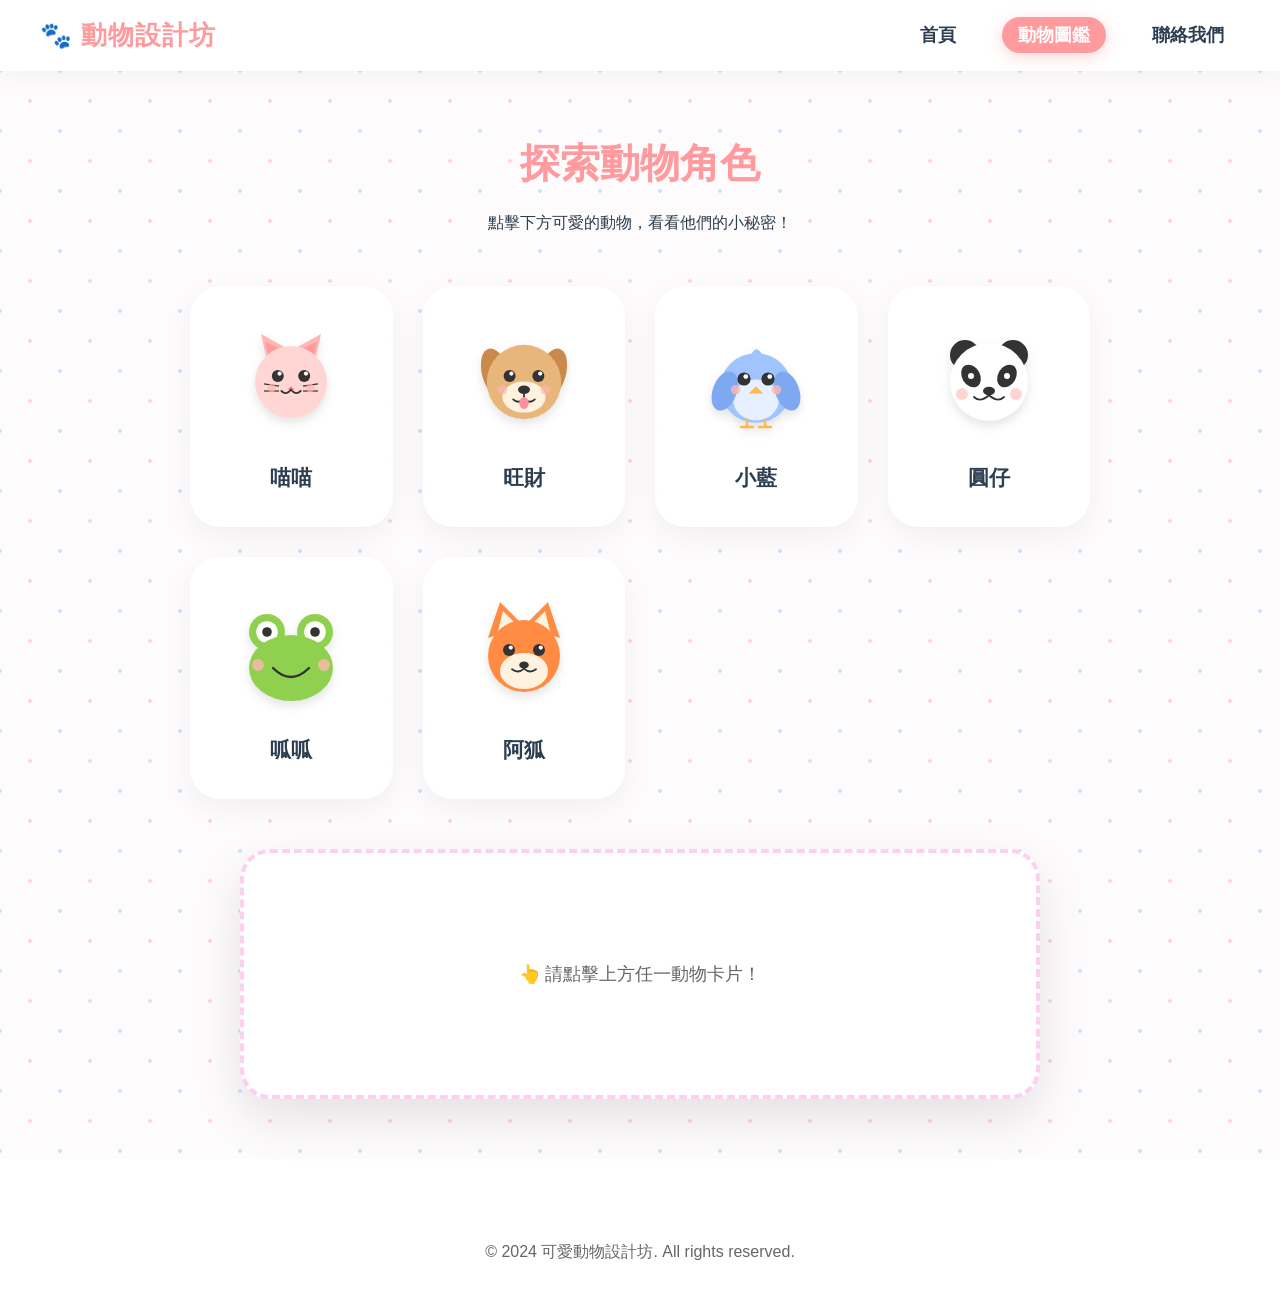
<file: products.html>
<!DOCTYPE html>
<html lang="zh-TW">
<head>
    <meta charset="UTF-8">
    <meta name="viewport" content="width=device-width, initial-scale=1.0">
    <title>可愛動物設計遊戲 - 動物圖鑑</title>
    <link rel="stylesheet" href="style.css">
</head>
<body>
    <!-- 導覽列 -->
    <nav class="navbar">
        <div class="logo">🐾 動物設計坊</div>
        <ul class="nav-links">
            <li><a href="index.html">首頁</a></li>
            <li><a href="products.html" class="active">動物圖鑑</a></li>
            <li><a href="contact.html">聯絡我們</a></li>
        </ul>
    </nav>

    <!-- 產品介紹主要內容 -->
    <main class="products-page">
        <h1>探索動物角色</h1>
        <p>點擊下方可愛的動物，看看他們的小秘密！</p>

        <div class="animal-grid">
            <!-- 貓咪 -->
            <div class="animal-card" onclick="showAnimalInfo('cat')">
                <svg class="animal-svg" viewBox="0 0 200 200">
                    <polygon points="60,70 50,25 95,50" fill="#ffb7b2"/>
                    <polygon points="140,70 150,25 105,50" fill="#ffb7b2"/>
                    <polygon points="63,65 57,38 88,53" fill="#ff9a9e"/>
                    <polygon points="137,65 143,38 112,53" fill="#ff9a9e"/>
                    <circle cx="100" cy="105" r="60" fill="#ffd6d3"/>
                    <circle cx="78" cy="95" r="10" fill="#333"/>
                    <circle cx="122" cy="95" r="10" fill="#333"/>
                    <circle cx="81" cy="91" r="3.5" fill="#fff"/>
                    <circle cx="125" cy="91" r="3.5" fill="#fff"/>
                    <polygon points="100,112 94,118 106,118" fill="#ff7b81"/>
                    <path d="M100 118 Q92 128 84 120" stroke="#333" stroke-width="3" fill="none" stroke-linecap="round"/>
                    <path d="M100 118 Q108 128 116 120" stroke="#333" stroke-width="3" fill="none" stroke-linecap="round"/>
                    <line x1="55" y1="108" x2="80" y2="112" stroke="#333" stroke-width="2"/>
                    <line x1="55" y1="120" x2="80" y2="120" stroke="#333" stroke-width="2"/>
                    <line x1="145" y1="108" x2="120" y2="112" stroke="#333" stroke-width="2"/>
                    <line x1="145" y1="120" x2="120" y2="120" stroke="#333" stroke-width="2"/>
                    <circle cx="68" cy="115" r="7" fill="#ffb7b2" opacity="0.7"/>
                    <circle cx="132" cy="115" r="7" fill="#ffb7b2" opacity="0.7"/>
                </svg>
                <h3>喵喵</h3>
            </div>

            <!-- 狗狗 -->
            <div class="animal-card" onclick="showAnimalInfo('dog')">
                <svg class="animal-svg" viewBox="0 0 200 200">
                    <ellipse cx="52" cy="90" rx="22" ry="42" fill="#c98a4b" transform="rotate(-15 52 90)"/>
                    <ellipse cx="148" cy="90" rx="22" ry="42" fill="#c98a4b" transform="rotate(15 148 90)"/>
                    <circle cx="100" cy="105" r="62" fill="#e8b57a"/>
                    <ellipse cx="100" cy="130" rx="36" ry="26" fill="#fff3e0"/>
                    <circle cx="76" cy="95" r="10" fill="#333"/>
                    <circle cx="124" cy="95" r="10" fill="#333"/>
                    <circle cx="79" cy="91" r="3.5" fill="#fff"/>
                    <circle cx="127" cy="91" r="3.5" fill="#fff"/>
                    <ellipse cx="100" cy="118" rx="10" ry="7" fill="#333"/>
                    <path d="M100 125 L100 134" stroke="#333" stroke-width="3"/>
                    <path d="M100 134 Q90 142 82 134" stroke="#333" stroke-width="3" fill="none" stroke-linecap="round"/>
                    <path d="M100 134 Q110 142 118 134" stroke="#333" stroke-width="3" fill="none" stroke-linecap="round"/>
                    <ellipse cx="100" cy="140" rx="8" ry="10" fill="#ff8fa3"/>
                    <circle cx="64" cy="118" r="8" fill="#ffb7b2" opacity="0.7"/>
                    <circle cx="136" cy="118" r="8" fill="#ffb7b2" opacity="0.7"/>
                </svg>
                <h3>旺財</h3>
            </div>

            <!-- 小鳥 -->
            <div class="animal-card" onclick="showAnimalInfo('bird')">
                <svg class="animal-svg" viewBox="0 0 200 200">
                    <ellipse cx="100" cy="115" rx="60" ry="58" fill="#a0c4ff"/>
                    <ellipse cx="100" cy="135" rx="38" ry="34" fill="#e6f0ff"/>
                    <ellipse cx="48" cy="120" rx="20" ry="34" fill="#7ea8f0" transform="rotate(20 48 120)"/>
                    <ellipse cx="152" cy="120" rx="20" ry="34" fill="#7ea8f0" transform="rotate(-20 152 120)"/>
                    <path d="M92 60 Q100 40 112 62" fill="#a0c4ff"/>
                    <circle cx="80" cy="100" r="11" fill="#333"/>
                    <circle cx="120" cy="100" r="11" fill="#333"/>
                    <circle cx="83" cy="96" r="4" fill="#fff"/>
                    <circle cx="123" cy="96" r="4" fill="#fff"/>
                    <polygon points="100,112 88,124 112,124" fill="#ffb84d"/>
                    <circle cx="66" cy="118" r="8" fill="#ffb7b2" opacity="0.8"/>
                    <circle cx="134" cy="118" r="8" fill="#ffb7b2" opacity="0.8"/>
                    <path d="M85 168 L85 180 M75 180 L95 180" stroke="#ffb84d" stroke-width="4" stroke-linecap="round"/>
                    <path d="M115 168 L115 180 M105 180 L125 180" stroke="#ffb84d" stroke-width="4" stroke-linecap="round"/>
                </svg>
                <h3>小藍</h3>
            </div>

            <!-- 熊貓 -->
            <div class="animal-card" onclick="showAnimalInfo('panda')">
                <svg class="animal-svg" viewBox="0 0 200 200">
                    <circle cx="60" cy="60" r="25" fill="#333"/>
                    <circle cx="140" cy="60" r="25" fill="#333"/>
                    <circle cx="100" cy="105" r="65" fill="#fff"/>
                    <ellipse cx="70" cy="95" rx="15" ry="20" fill="#333" transform="rotate(-30 70 95)"/>
                    <ellipse cx="130" cy="95" rx="15" ry="20" fill="#333" transform="rotate(30 130 95)"/>
                    <circle cx="70" cy="95" r="5" fill="#fff"/>
                    <circle cx="130" cy="95" r="5" fill="#fff"/>
                    <ellipse cx="100" cy="120" rx="10" ry="7" fill="#333"/>
                    <path d="M100 127 Q85 140 75 130" stroke="#333" stroke-width="3" fill="none" stroke-linecap="round"/>
                    <path d="M100 127 Q115 140 125 130" stroke="#333" stroke-width="3" fill="none" stroke-linecap="round"/>
                    <circle cx="55" cy="125" r="10" fill="#ffb7b2" opacity="0.6"/>
                    <circle cx="145" cy="125" r="10" fill="#ffb7b2" opacity="0.6"/>
                </svg>
                <h3>圓仔</h3>
            </div>

            <!-- 青蛙 -->
            <div class="animal-card" onclick="showAnimalInfo('frog')">
                <svg class="animal-svg" viewBox="0 0 200 200">
                    <circle cx="60" cy="70" r="30" fill="#8fd14f"/>
                    <circle cx="140" cy="70" r="30" fill="#8fd14f"/>
                    <circle cx="60" cy="70" r="18" fill="#fff"/>
                    <circle cx="140" cy="70" r="18" fill="#fff"/>
                    <circle cx="60" cy="70" r="8" fill="#333"/>
                    <circle cx="140" cy="70" r="8" fill="#333"/>
                    <ellipse cx="100" cy="130" rx="70" ry="55" fill="#8fd14f"/>
                    <path d="M70 130 Q100 160 130 130" stroke="#333" stroke-width="4" fill="none" stroke-linecap="round"/>
                    <circle cx="45" cy="125" r="10" fill="#ffb7b2" opacity="0.8"/>
                    <circle cx="155" cy="125" r="10" fill="#ffb7b2" opacity="0.8"/>
                </svg>
                <h3>呱呱</h3>
            </div>

            <!-- 狐狸 -->
            <div class="animal-card" onclick="showAnimalInfo('fox')">
                <svg class="animal-svg" viewBox="0 0 200 200">
                    <polygon points="40,80 60,20 100,60" fill="#ff8c42"/>
                    <polygon points="160,80 140,20 100,60" fill="#ff8c42"/>
                    <polygon points="55,75 65,35 90,60" fill="#fff3e0"/>
                    <polygon points="145,75 135,35 110,60" fill="#fff3e0"/>
                    <circle cx="100" cy="110" r="60" fill="#ff8c42"/>
                    <ellipse cx="100" cy="135" rx="40" ry="30" fill="#fff3e0"/>
                    <circle cx="75" cy="100" r="10" fill="#333"/>
                    <circle cx="125" cy="100" r="10" fill="#333"/>
                    <circle cx="78" cy="96" r="3.5" fill="#fff"/>
                    <circle cx="128" cy="96" r="3.5" fill="#fff"/>
                    <ellipse cx="100" cy="125" rx="8" ry="6" fill="#333"/>
                    <path d="M100 131 Q90 140 80 132" stroke="#333" stroke-width="3" fill="none" stroke-linecap="round"/>
                    <path d="M100 131 Q110 140 120 132" stroke="#333" stroke-width="3" fill="none" stroke-linecap="round"/>
                </svg>
                <h3>阿狐</h3>
            </div>
        </div>

        <!-- 動物資訊顯示區域 -->
        <div id="animalInfoDisplay" class="info-display">
            <p>👆 請點擊上方任一動物卡片！</p>
        </div>
    </main>

    <footer>
        <p>&copy; 2024 可愛動物設計坊. All rights reserved.</p>
    </footer>

    <script src="script.js"></script>
</body>
</html>
</file>
<file: style.css>
/* =========================================
   基礎變數與字體設定
   ========================================= */
:root {
    --primary: #ff9a9e;
    --secondary: #fecfef;
    --accent: #a0c4ff;
    --text-dark: #2c3e50;
    --text-light: #666;
    --font-heading: 'Varela Round', sans-serif;
    --font-body: 'Nunito', 'Microsoft JhengHei', sans-serif;
}

* { box-sizing: border-box; margin: 0; padding: 0; }

body {
    font-family: var(--font-body);
    color: var(--text-dark);
    line-height: 1.6;
    overflow-x: hidden;
}

h1, h2, h3, .logo { font-family: var(--font-heading); }

/* =========================================
   玻璃透視導覽列 (Glassmorphism Navbar)
   ========================================= */
.glass-nav {
    background: rgba(255, 255, 255, 0.7);
    backdrop-filter: blur(15px);
    -webkit-backdrop-filter: blur(15px);
    border-bottom: 1px solid rgba(255, 255, 255, 0.5);
}

.navbar {
    display: flex; justify-content: space-between; align-items: center;
    padding: 15px 40px; position: sticky; top: 0; z-index: 1000;
    box-shadow: 0 4px 30px rgba(0, 0, 0, 0.05);
}

.logo { font-size: 1.6rem; font-weight: 900; color: var(--primary); letter-spacing: 1px; }

.nav-links { list-style: none; display: flex; gap: 30px; }
.nav-links a {
    text-decoration: none; color: var(--text-dark); font-weight: 700; font-size: 1.1rem;
    padding: 8px 16px; border-radius: 20px; transition: all 0.3s ease;
}
.nav-links a:hover, .nav-links a.active {
    background: var(--primary); color: #fff;
    box-shadow: 0 4px 15px rgba(255, 154, 158, 0.4);
}

/* =========================================
   首頁：複雜背景與佈局
   ========================================= */
.home-body {
    background: linear-gradient(135deg, #fff6f7 0%, #f0f7ff 100%);
    min-height: 100vh; display: flex; flex-direction: column;
}

/* 漂浮光暈背景 */
.bg-orbs { position: fixed; top: 0; left: 0; width: 100%; height: 100%; z-index: -1; overflow: hidden; }
.orb { position: absolute; border-radius: 50%; filter: blur(80px); opacity: 0.6; animation: floatOrb 10s infinite alternate; }
.orb-1 { width: 400px; height: 400px; background: #ffd6d3; top: -10%; left: -10%; }
.orb-2 { width: 500px; height: 500px; background: #cce3ff; bottom: -20%; right: -10%; animation-delay: -5s; }
.orb-3 { width: 300px; height: 300px; background: #d4f5b8; top: 40%; left: 40%; animation-delay: -2s; }

@keyframes floatOrb {
    0% { transform: translate(0, 0) scale(1); }
    100% { transform: translate(50px, 50px) scale(1.1); }
}

/* Hero 區塊 */
.hero-full {
    text-align: center; padding: 80px 20px 40px; position: relative; z-index: 1;
}
.hero-full h1 {
    font-size: 3.5rem; margin-bottom: 20px;
    background: linear-gradient(45deg, #ff7b81, #a0c4ff);
    -webkit-background-clip: text;
    -webkit-text-fill-color: transparent;
    text-shadow: 0 10px 20px rgba(255, 154, 158, 0.2);
}
.hero-full p { font-size: 1.3rem; color: var(--text-light); margin-bottom: 40px; font-weight: 600; }

/* 按鈕升級 */
.cta-btn {
    background: linear-gradient(135deg, #ff9a9e, #ff7b81);
    color: white; border: none; padding: 16px 40px; font-size: 1.2rem;
    border-radius: 50px; cursor: pointer; font-weight: 900; letter-spacing: 1px;
    box-shadow: 0 10px 25px rgba(255, 123, 129, 0.4); transition: all 0.3s ease;
    font-family: var(--font-heading);
}
.cta-btn:hover { transform: translateY(-5px) scale(1.05); box-shadow: 0 15px 30px rgba(255, 123, 129, 0.6); }

.pulse-animation { animation: pulse 2s infinite; }
@keyframes pulse {
    0% { box-shadow: 0 0 0 0 rgba(255, 123, 129, 0.7); }
    70% { box-shadow: 0 0 0 20px rgba(255, 123, 129, 0); }
    100% { box-shadow: 0 0 0 0 rgba(255, 123, 129, 0); }
}

/* =========================================
   3D 複雜動物卡片
   ========================================= */
.home-gallery { flex: 1; padding: 40px; max-width: 1200px; margin: 0 auto; width: 100%; z-index: 1; }
.gallery-grid { display: grid; grid-template-columns: repeat(auto-fit, minmax(280px, 1fr)); gap: 40px; justify-items: center; }

.gallery-item {
    width: 100%; max-width: 260px; aspect-ratio: 1 / 1; cursor: pointer;
    perspective: 1000px;
}

.item-inner {
    width: 100%; height: 100%; border-radius: 40px; padding: 25px;
    display: flex; justify-content: center; align-items: center;
    box-shadow: 
        0 20px 40px rgba(0,0,0,0.08),
        inset 0 -10px 20px rgba(255,255,255,0.5),
        inset 0 10px 20px rgba(255,255,255,0.8);
    border: 4px solid #fff;
    transition: all 0.5s cubic-bezier(0.175, 0.885, 0.32, 1.275);
    position: relative;
    animation: floatAnimal 4s ease-in-out infinite;
}

/* 錯開動畫時間 */
.float-delay-1 .item-inner { animation-delay: 0s; }
.float-delay-2 .item-inner { animation-delay: 1s; }
.float-delay-3 .item-inner { animation-delay: 2s; }

@keyframes floatAnimal {
    0%, 100% { transform: translateY(0); }
    50% { transform: translateY(-15px); }
}

/* 不同背景色系 */
.bg-pink { background: linear-gradient(135deg, #fff 0%, #ffe4e6 100%); }
.bg-yellow { background: linear-gradient(135deg, #fff 0%, #fff3c4 100%); }
.bg-blue { background: linear-gradient(135deg, #fff 0%, #dbeafe 100%); }
.bg-green { background: linear-gradient(135deg, #fff 0%, #dcfce7 100%); }
.bg-purple { background: linear-gradient(135deg, #fff 0%, #f3e8ff 100%); }
.bg-orange { background: linear-gradient(135deg, #fff 0%, #ffedd5 100%); }

.gallery-item:hover .item-inner {
    transform: translateY(-20px) scale(1.05) rotate(3deg);
    box-shadow: 
        0 30px 60px rgba(0,0,0,0.15),
        inset 0 -10px 20px rgba(255,255,255,0.5),
        inset 0 10px 20px rgba(255,255,255,1);
    border-color: var(--primary);
    animation-play-state: paused;
}

.gallery-svg { width: 100%; height: 100%; max-width: 180px; transition: transform 0.4s ease; filter: drop-shadow(0 10px 10px rgba(0,0,0,0.1)); }
.gallery-item:hover .gallery-svg { transform: scale(1.15); }

/* =========================================
   產品頁 (動物圖鑑) 升級版
   ========================================= */
.products-page {
    text-align: center; padding: 60px 20px;
    background-color: #fdfbfb;
    background-image: 
        radial-gradient(#ffd6d3 2px, transparent 2px), 
        radial-gradient(#cce3ff 2px, transparent 2px);
    background-size: 60px 60px; background-position: 0 0, 30px 30px;
    min-height: 80vh;
}
.products-page h1 { font-size: 2.5rem; color: var(--primary); margin-bottom: 15px; }
.animal-grid { display: grid; grid-template-columns: repeat(auto-fit, minmax(180px, 1fr)); gap: 30px; max-width: 900px; margin: 50px auto; }

.animal-card {
    background: rgba(255, 255, 255, 0.9); padding: 30px 20px; border-radius: 30px;
    cursor: pointer; transition: all 0.4s ease; border: 3px solid transparent;
    box-shadow: 0 10px 30px rgba(0,0,0,0.05);
    backdrop-filter: blur(10px);
}
.animal-card:hover {
    transform: translateY(-10px); border-color: var(--primary);
    box-shadow: 0 20px 40px rgba(255, 154, 158, 0.2);
    background: #fff;
}
.animal-svg { width: 120px; height: 120px; margin: 0 auto 15px; transition: transform 0.4s cubic-bezier(0.175, 0.885, 0.32, 1.275); filter: drop-shadow(0 5px 5px rgba(0,0,0,0.1)); }
.animal-card:hover .animal-svg { transform: scale(1.2) rotate(5deg); }
.animal-card h3 { color: var(--text-dark); font-size: 1.3rem; }

/* 動態資訊顯示區 */
.info-display {
    background: #fff; max-width: 800px; margin: 0 auto; padding: 50px;
    border-radius: 30px; box-shadow: 0 20px 50px rgba(0,0,0,0.1);
    min-height: 250px; display: flex; align-items: center; justify-content: center;
    font-size: 1.1rem; line-height: 1.9; border: 4px dashed var(--secondary);
    transition: all 0.4s ease;
}
.info-display h2 { font-size: 2.2rem; margin-bottom: 10px; }
.info-display p { color: var(--text-light); text-align: justify; }

/* =========================================
   聯絡我們頁面：升級版
   ========================================= */
.contact-body {
    background: linear-gradient(135deg, #fdfbfb 0%, #ebedee 100%);
    min-height: 100vh; position: relative; overflow-x: hidden;
}
.contact-page { position: relative; z-index: 1; max-width: 1000px; margin: 0 auto; padding: 60px 20px 100px; }
.contact-header { text-align: center; margin-bottom: 60px; }
.contact-header h1 { font-size: 3rem; color: var(--primary); margin-bottom: 15px; }
.contact-header p { font-size: 1.2rem; color: var(--text-light); }

.helpers-gallery {
    display: flex; gap: 30px; overflow-x: auto; padding: 20px 10px 40px;
    scroll-snap-type: x mandatory;
}
.helpers-gallery::-webkit-scrollbar { height: 12px; }
.helpers-gallery::-webkit-scrollbar-track { background: rgba(0,0,0,0.05); border-radius: 10px; }
.helpers-gallery::-webkit-scrollbar-thumb { background: var(--primary); border-radius: 10px; border: 3px solid #fff; }

.helper-card {
    flex: 0 0 250px; scroll-snap-align: center; background: #fff;
    border-radius: 30px; padding: 30px 20px; text-align: center;
    box-shadow: 0 15px 30px rgba(0,0,0,0.08); transition: all 0.4s ease;
}
.helper-card:hover { transform: translateY(-15px); box-shadow: 0 25px 50px rgba(255, 154, 158, 0.25); }
.helper-svg { width: 140px; height: 140px; margin-bottom: 20px; transition: transform 0.3s; }
.helper-card:hover .helper-svg { transform: scale(1.15) rotate(-5deg); }
.helper-card h3 { font-size: 1.4rem; margin-bottom: 10px; }
.helper-card p { color: var(--text-light); font-size: 1rem; }

/* 表單設計 */
.contact-form-wrapper {
    background: #fff; max-width: 800px; margin: 0 auto; padding: 50px;
    border-radius: 30px; box-shadow: 0 20px 50px rgba(0,0,0,0.08);
}
.contact-form-wrapper h2 { text-align: center; color: var(--primary); font-size: 2rem; margin-bottom: 30px; }
.form-row { display: flex; gap: 30px; margin-bottom: 25px; }
.form-group { flex: 1; }
.form-group label { display: block; margin-bottom: 10px; font-weight: 700; color: var(--text-dark); }
.form-group input, .form-group textarea {
    width: 100%; padding: 18px; border: 2px solid #eee; border-radius: 15px;
    font-family: var(--font-body); font-size: 1rem; transition: all 0.3s; background: #f9f9f9;
}
.form-group input:focus, .form-group textarea:focus {
    outline: none; border-color: var(--primary); background: #fff;
    box-shadow: 0 0 20px rgba(255, 154, 158, 0.15);
}
.contact-form .cta-btn { width: 100%; border-radius: 15px; margin-top: 10px; }

/* 彈窗與 Footer */
.modal { display: none; position: fixed; z-index: 2000; left: 0; top: 0; width: 100%; height: 100%; background: rgba(0,0,0,0.4); backdrop-filter: blur(5px); }
.modal-content { background: #fff; margin: 15% auto; padding: 50px; border-radius: 30px; width: 90%; max-width: 500px; text-align: center; position: relative; animation: popIn 0.4s cubic-bezier(0.175, 0.885, 0.32, 1.275); }
@keyframes popIn { from {transform: scale(0.8); opacity: 0;} to {transform: scale(1); opacity: 1;} }
.close-btn { position: absolute; top: 20px; right: 30px; font-size: 30px; cursor: pointer; color: #aaa; }
.close-btn:hover { color: var(--primary); }
.modal-ok-btn { margin-top: 20px; padding: 12px 30px; background: var(--primary); color: white; border: none; border-radius: 20px; font-size: 1.1rem; cursor: pointer; font-weight: bold; font-family: var(--font-heading); }

footer { text-align: center; padding: 30px; color: var(--text-light); margin-top: 50px; }

/* 響應式 */
@media (max-width: 768px) {
    .hero-full h1 { font-size: 2.2rem; }
    .navbar { flex-direction: column; gap: 15px; padding: 15px; }
    .form-row { flex-direction: column; gap: 15px; }
    .gallery-grid { grid-template-columns: 1fr; }
}
</file>
